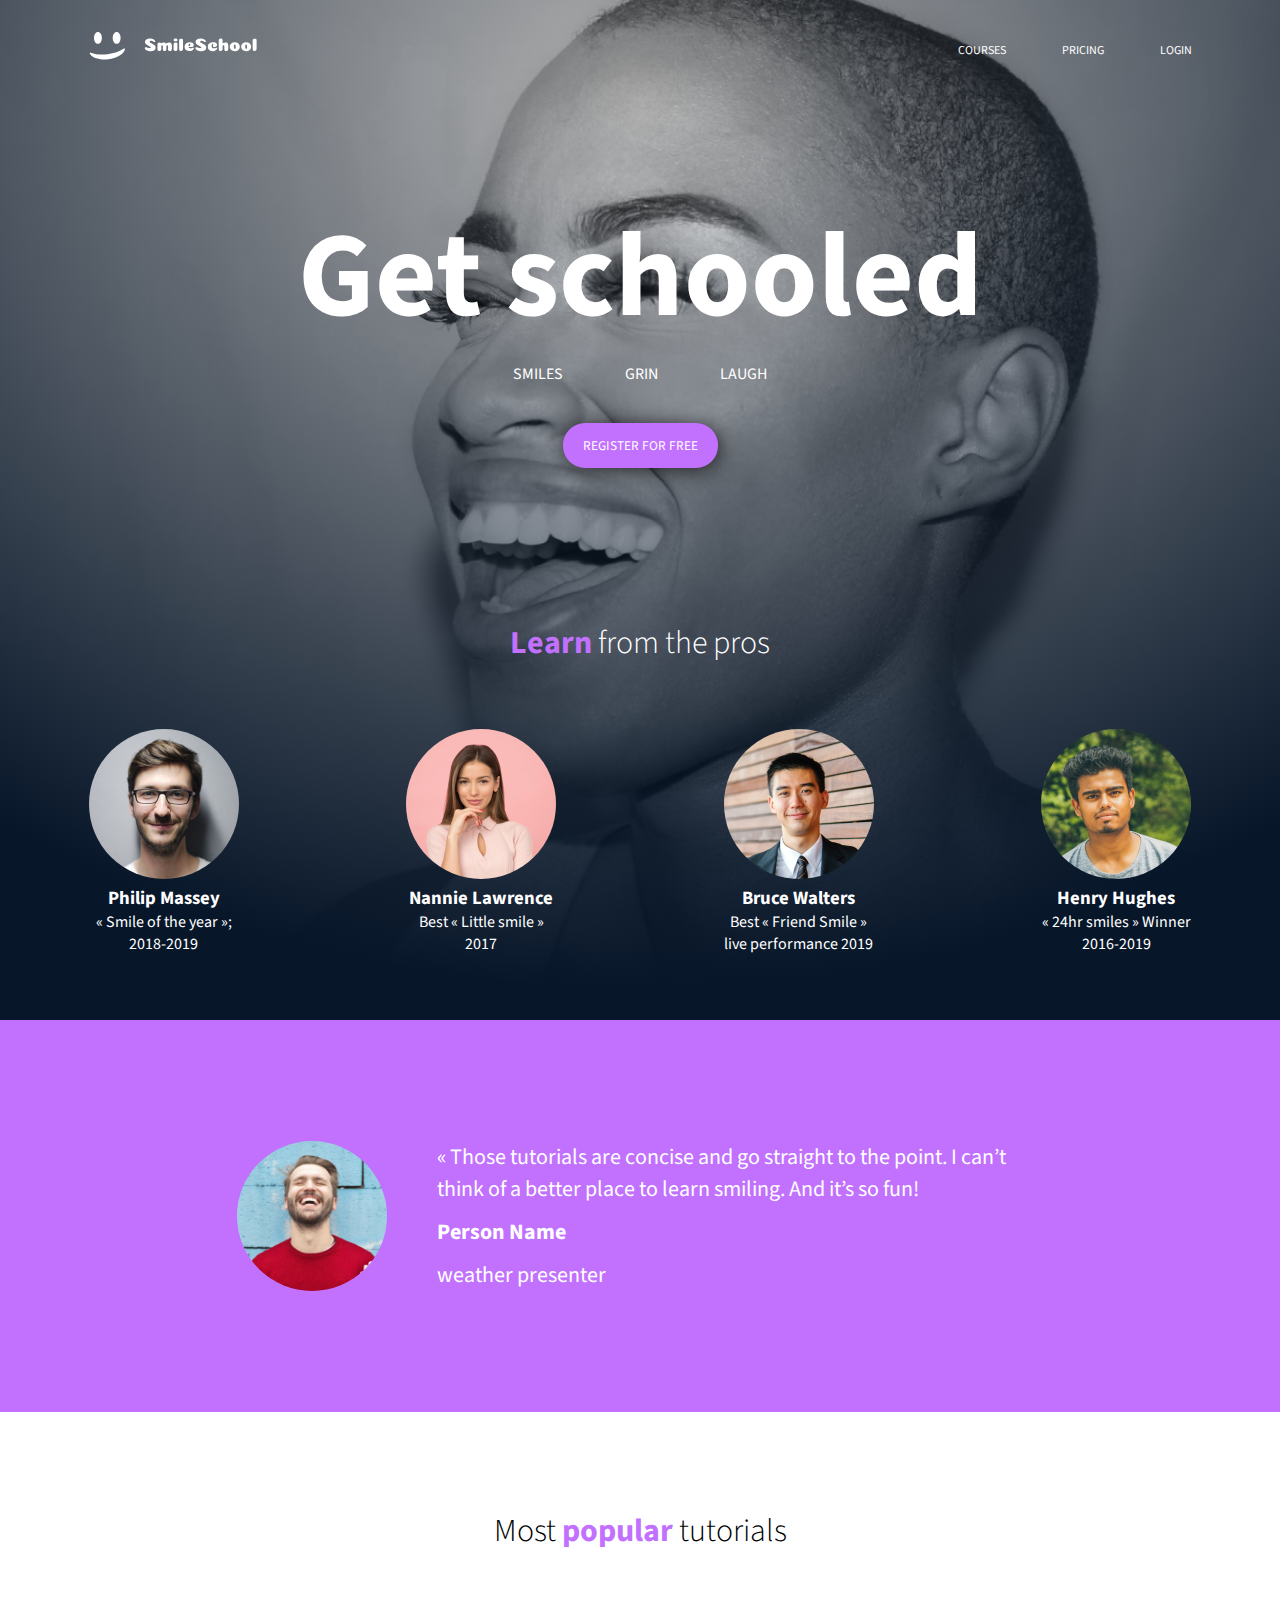
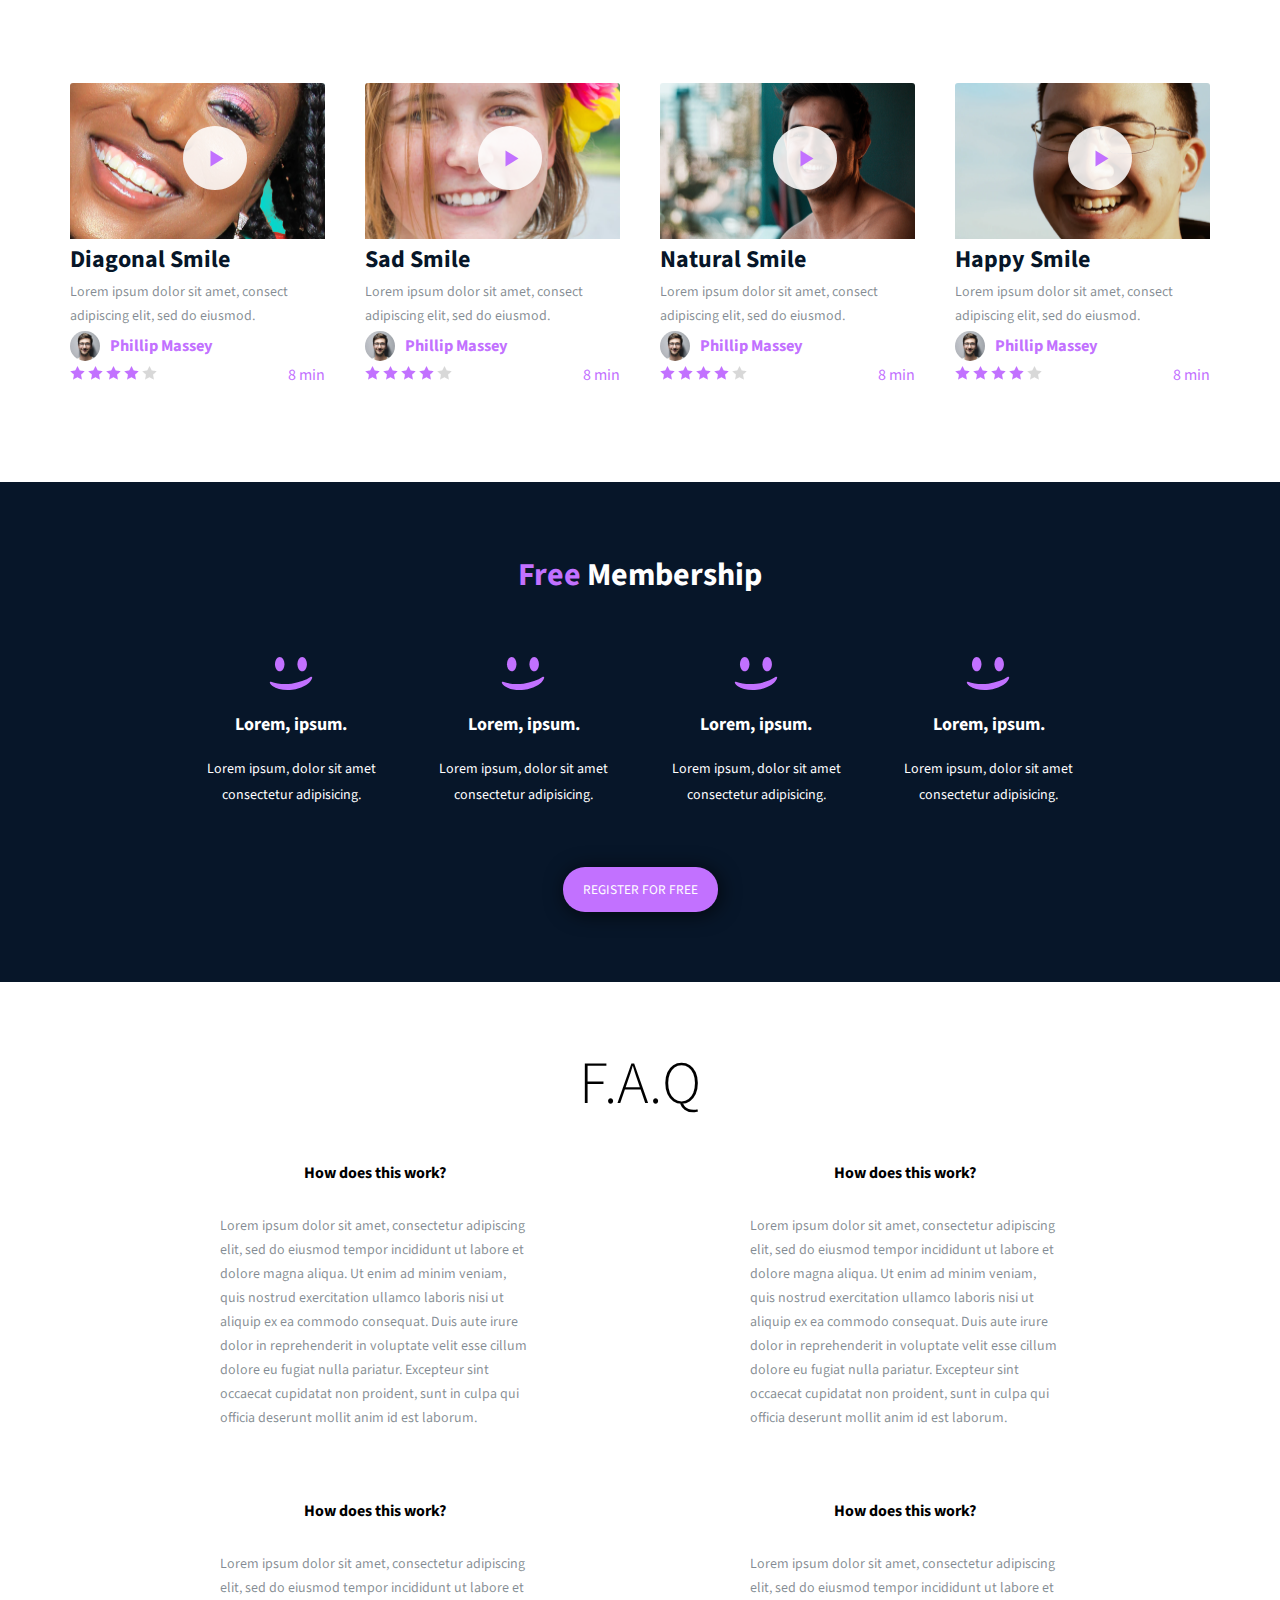
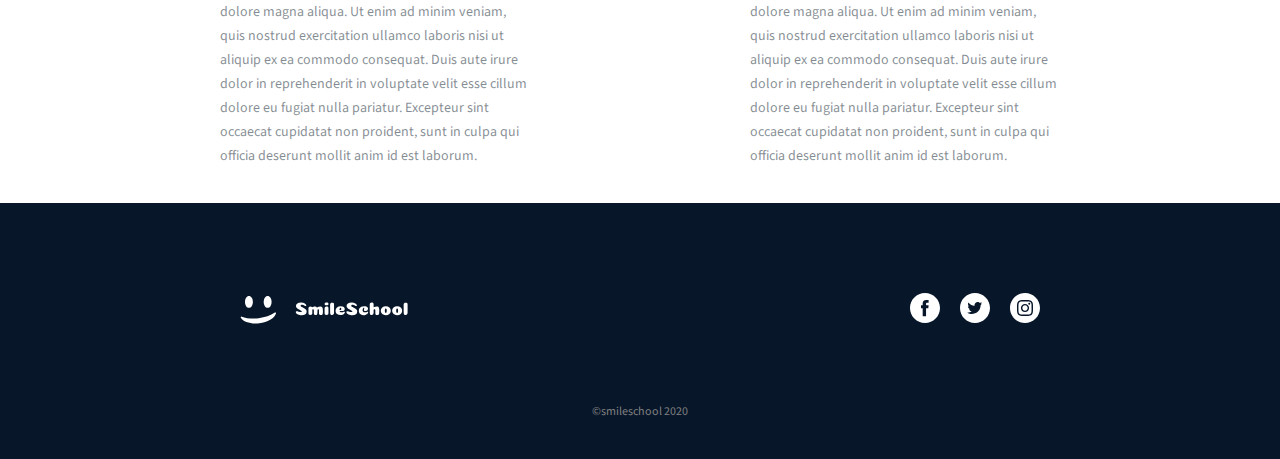
<file: css_advanced/index.html>
<!DOCTYPE html>
<html lang="en">
  <head>
    <meta charset="UTF-8" />
    <meta http-equiv="X-UA-Compatible" content="IE=edge" />
    <meta name="viewport" content="width=device-width, initial-scale=1.0" />
    <style>
      @import url("https://fonts.googleapis.com/css2?family=Source+Sans+Pro:ital,wght@0,200;0,300;0,400;0,600;0,700;0,900;1,200;1,300;1,400;1,600;1,700;1,900&display=swap");
    </style>
    <link rel="stylesheet" href="./styles.css" />
    <title>Smile School</title>
  </head>
  <body>
    <header>
      <div>
        <a href="#">
          <img src="./assets/svg/logo.svg" alt="Logo" />
        </a>
      </div>
      <div class="navlinks">
        <a class="navlink" href="#">Courses</a>
        <a class="navlink" href="#">Pricing</a>
        <a class="navlink" href="#">Login</a>
      </div>
    </header>
    <main>
      <section class="hero-and-instructors">
        <div class="hero">
          <h1 class="title">Get schooled</h1>
          <p class="subtitle">Smiles Grin Laugh</p>
          <button class="cta">Register for free</button>
        </div>
        <div class="instructors-container">
          <h2 class="pros-heading">
            <span class="emphasized">Learn</span> from the pros
          </h2>
          <div class="instructors">
            <div>
              <img
                class="instructor-avator"
                src="./assets/png/1.png"
                alt="An image of Philip Massey"
              />
              <h3>Philip Massey</h3>
              <p class="instructor-bio">
                « Smile of the year »;
                <br />
                2018-2019
              </p>
            </div>
            <div>
              <img
                class="instructor-avator"
                src="./assets/png/6.png"
                alt="An image of Nannie Lawrence"
              />
              <h3>Nannie Lawrence</h3>
              <p class="instructor-bio">
                Best « Little smile »
                <br />
                2017
              </p>
            </div>
            <div>
              <img
                class="instructor-avator"
                src="./assets/png/7.png"
                alt="An image of Bruce Walters"
              />
              <h3>Bruce Walters</h3>
              <p class="instructor-bio">
                Best « Friend Smile »
                <br />
                live performance 2019
              </p>
            </div>
            <div>
              <img
                class="instructor-avator"
                src="./assets/png/8.png"
                alt="An image of Henry Hughes"
              />
              <h3>Henry Hughes</h3>
              <p class="instructor-bio">
                « 24hr smiles » Winner
                <br />
                2016-2019
              </p>
            </div>
          </div>
        </div>
      </section>
      <section class="testimonial">
        <img
          class="customer-avator"
          src="./assets/png/Bitmap.png"
          alt="Happy customer"
        />
        <div class="quote-container">
          <blockquote class="quote">
            « Those tutorials are concise and go straight to the point. I can’t
            think of a better place to learn smiling. And it’s so fun!
          </blockquote>
          <p class="customer-name">Person Name</p>
          <p>weather presenter</p>
        </div>
      </section>
      <section class="courses-container">
        <h1 class="courses-heading">
          Most <span class="emphasized">popular</span> tutorials
        </h1>
        <div class="courses-list">
          <div class="course-item">
            <img
              class="course-thumbnail"
              src="./assets/png/Bitmap (1).png"
              alt="Diagonal Smile"
            />
            <h2 class="course-title">Diagonal Smile</h2>
            <p class="course-description">
              Lorem ipsum dolor sit amet, consect adipiscing elit, sed do
              eiusmod.
            </p>
            <div class="course-tutor-container">
              <img class="tutor-avator" src="./assets/png/1.png" />
              <h3>Phillip Massey</h3>
            </div>
            <div class="course-display-footer">
              <div>
                <img src="./assets/png/Star_2.png" alt="" />
                <img src="./assets/png/Star_2.png" alt="" />
                <img src="./assets/png/Star_2.png" alt="" />
                <img src="./assets/png/Star_2.png" alt="" />
                <img src="./assets/png/Star_5.png" alt="" />
              </div>
              <p>8 min</p>
            </div>
          </div>
          <div class="course-item">
            <img
              class="course-thumbnail"
              src="./assets/png/Bitmap (2).png"
              alt="Sad smile"
            />
            <h2 class="course-title">Sad Smile</h2>
            <p class="course-description">
              Lorem ipsum dolor sit amet, consect adipiscing elit, sed do
              eiusmod.
            </p>
            <div class="course-tutor-container">
              <img class="tutor-avator" src="./assets/png/1.png" />
              <h3>Phillip Massey</h3>
            </div>
            <div class="course-display-footer">
              <div>
                <img src="./assets/png/Star_2.png" alt="" />
                <img src="./assets/png/Star_2.png" alt="" />
                <img src="./assets/png/Star_2.png" alt="" />
                <img src="./assets/png/Star_2.png" alt="" />
                <img src="./assets/png/Star_5.png" alt="" />
              </div>
              <p>8 min</p>
            </div>
          </div>
          <div class="course-item">
            <img
              class="course-thumbnail"
              src="./assets/png/Bitmap (3).png"
              alt="Natural Smile"
            />
            <h2 class="course-title">Natural Smile</h2>
            <p class="course-description">
              Lorem ipsum dolor sit amet, consect adipiscing elit, sed do
              eiusmod.
            </p>
            <div class="course-tutor-container">
              <img class="tutor-avator" src="./assets/png/1.png" />
              <h3>Phillip Massey</h3>
            </div>
            <div class="course-display-footer">
              <div>
                <img src="./assets/png/Star_2.png" alt="" />
                <img src="./assets/png/Star_2.png" alt="" />
                <img src="./assets/png/Star_2.png" alt="" />
                <img src="./assets/png/Star_2.png" alt="" />
                <img src="./assets/png/Star_5.png" alt="" />
              </div>
              <p>8 min</p>
            </div>
          </div>
          <div class="course-item">
            <img
              class="course-thumbnail"
              src="./assets/png/Bitmap (4).png"
              alt=""
            />
            <h2 class="course-title">Happy Smile</h2>
            <p class="course-description">
              Lorem ipsum dolor sit amet, consect adipiscing elit, sed do
              eiusmod.
            </p>
            <div class="course-tutor-container">
              <img class="tutor-avator" src="./assets/png/1.png" />
              <h3>Phillip Massey</h3>
            </div>
            <div class="course-display-footer">
              <div>
                <img src="./assets/png/Star_2.png" alt="" />
                <img src="./assets/png/Star_2.png" alt="" />
                <img src="./assets/png/Star_2.png" alt="" />
                <img src="./assets/png/Star_2.png" alt="" />
                <img src="./assets/png/Star_5.png" alt="" />
              </div>
              <p>8 min</p>
            </div>
          </div>
        </div>
      </section>
      <section class="membership-container">
        <h1 class="membership-titles">
          <span class="emphasized">Free</span> Membership
        </h1>
        <div class="membership-points">
          <div class="membership-point">
            <img src="./assets/svg/smile.svg" alt="Smile" />
            <h1 class="membership-point-title">Lorem, ipsum.</h1>
            <p class="membership-point-description">
              Lorem ipsum, dolor sit amet consectetur adipisicing.
            </p>
          </div>
          <div class="membership-point">
            <img src="./assets/svg/smile.svg" alt="Smile" />
            <h1 class="membership-point-title">Lorem, ipsum.</h1>
            <p class="membership-point-description">
              Lorem ipsum, dolor sit amet consectetur adipisicing.
            </p>
          </div>
          <div class="membership-point">
            <img src="./assets/svg/smile.svg" alt="Smile" />
            <h1 class="membership-point-title">Lorem, ipsum.</h1>
            <p class="membership-point-description">
              Lorem ipsum, dolor sit amet consectetur adipisicing.
            </p>
          </div>
          <div class="membership-point">
            <img src="./assets/svg/smile.svg" alt="Smile" />
            <h1 class="membership-point-title">Lorem, ipsum.</h1>
            <p class="membership-point-description">
              Lorem ipsum, dolor sit amet consectetur adipisicing.
            </p>
          </div>
        </div>
        <button class="cta">Register for free</button>
      </section>
      <section>
        <h1 class="faq-section-heading">F.A.Q</h1>
        <div>
          <div class="faq-row">
            <div class="faq">
              <h2 class="faq-question">How does this work?</h2>
              <p class="faq-answer">
                Lorem ipsum dolor sit amet, consectetur adipiscing elit, sed do
                eiusmod tempor incididunt ut labore et dolore magna aliqua. Ut
                enim ad minim veniam, quis nostrud exercitation ullamco laboris
                nisi ut aliquip ex ea commodo consequat. Duis aute irure dolor
                in reprehenderit in voluptate velit esse cillum dolore eu fugiat
                nulla pariatur. Excepteur sint occaecat cupidatat non proident,
                sunt in culpa qui officia deserunt mollit anim id est laborum.
              </p>
            </div>
            <div class="faq">
              <h2 class="faq-question">How does this work?</h2>
              <p class="faq-answer">
                Lorem ipsum dolor sit amet, consectetur adipiscing elit, sed do
                eiusmod tempor incididunt ut labore et dolore magna aliqua. Ut
                enim ad minim veniam, quis nostrud exercitation ullamco laboris
                nisi ut aliquip ex ea commodo consequat. Duis aute irure dolor
                in reprehenderit in voluptate velit esse cillum dolore eu fugiat
                nulla pariatur. Excepteur sint occaecat cupidatat non proident,
                sunt in culpa qui officia deserunt mollit anim id est laborum.
              </p>
            </div>
          </div>
          <div class="faq-row">
            <div class="faq">
              <h2 class="faq-question">How does this work?</h2>
              <p class="faq-answer">
                Lorem ipsum dolor sit amet, consectetur adipiscing elit, sed do
                eiusmod tempor incididunt ut labore et dolore magna aliqua. Ut
                enim ad minim veniam, quis nostrud exercitation ullamco laboris
                nisi ut aliquip ex ea commodo consequat. Duis aute irure dolor
                in reprehenderit in voluptate velit esse cillum dolore eu fugiat
                nulla pariatur. Excepteur sint occaecat cupidatat non proident,
                sunt in culpa qui officia deserunt mollit anim id est laborum.
              </p>
            </div>
            <div class="faq">
              <h2 class="faq-question">How does this work?</h2>
              <p class="faq-answer">
                Lorem ipsum dolor sit amet, consectetur adipiscing elit, sed do
                eiusmod tempor incididunt ut labore et dolore magna aliqua. Ut
                enim ad minim veniam, quis nostrud exercitation ullamco laboris
                nisi ut aliquip ex ea commodo consequat. Duis aute irure dolor
                in reprehenderit in voluptate velit esse cillum dolore eu fugiat
                nulla pariatur. Excepteur sint occaecat cupidatat non proident,
                sunt in culpa qui officia deserunt mollit anim id est laborum.
              </p>
            </div>
          </div>
        </div>
      </section>
      <footer>
        <div>
          <div class="logo-icons-row">
            <img src="./assets/svg/logo.svg" alt="" />
            <div class="icons">
              <a href=""
                ><img class="icon" src="./assets/svg/facebook.svg" alt=""
              /></a>
              <a href=""
                ><img class="icon" src="./assets/svg/twitter.svg" alt=""
              /></a>
              <a href=""
                ><img class="icon" src="./assets/svg/instagram.svg" alt=""
              /></a>
            </div>
          </div>
          <p class="copyright-text">©smileschool 2020</p>
        </div>
      </footer>
    </main>
  </body>
</html>
</file>
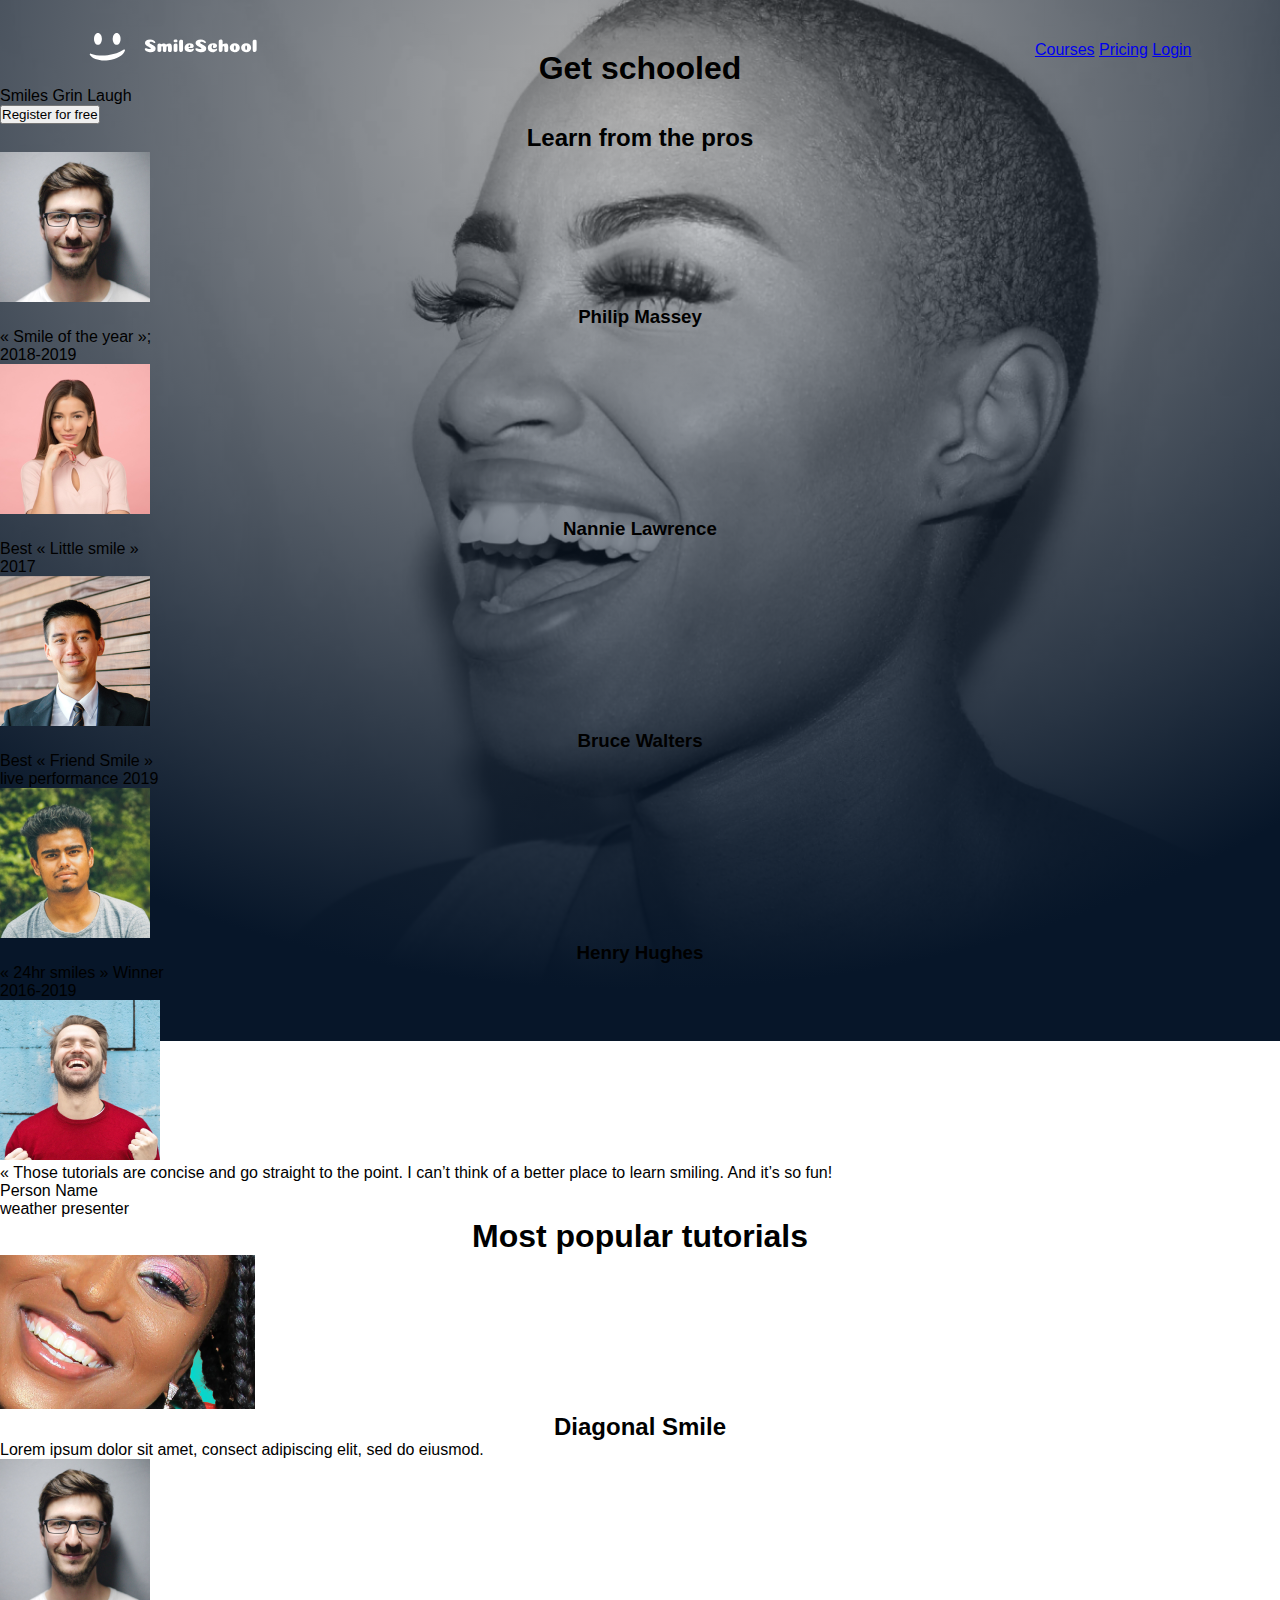
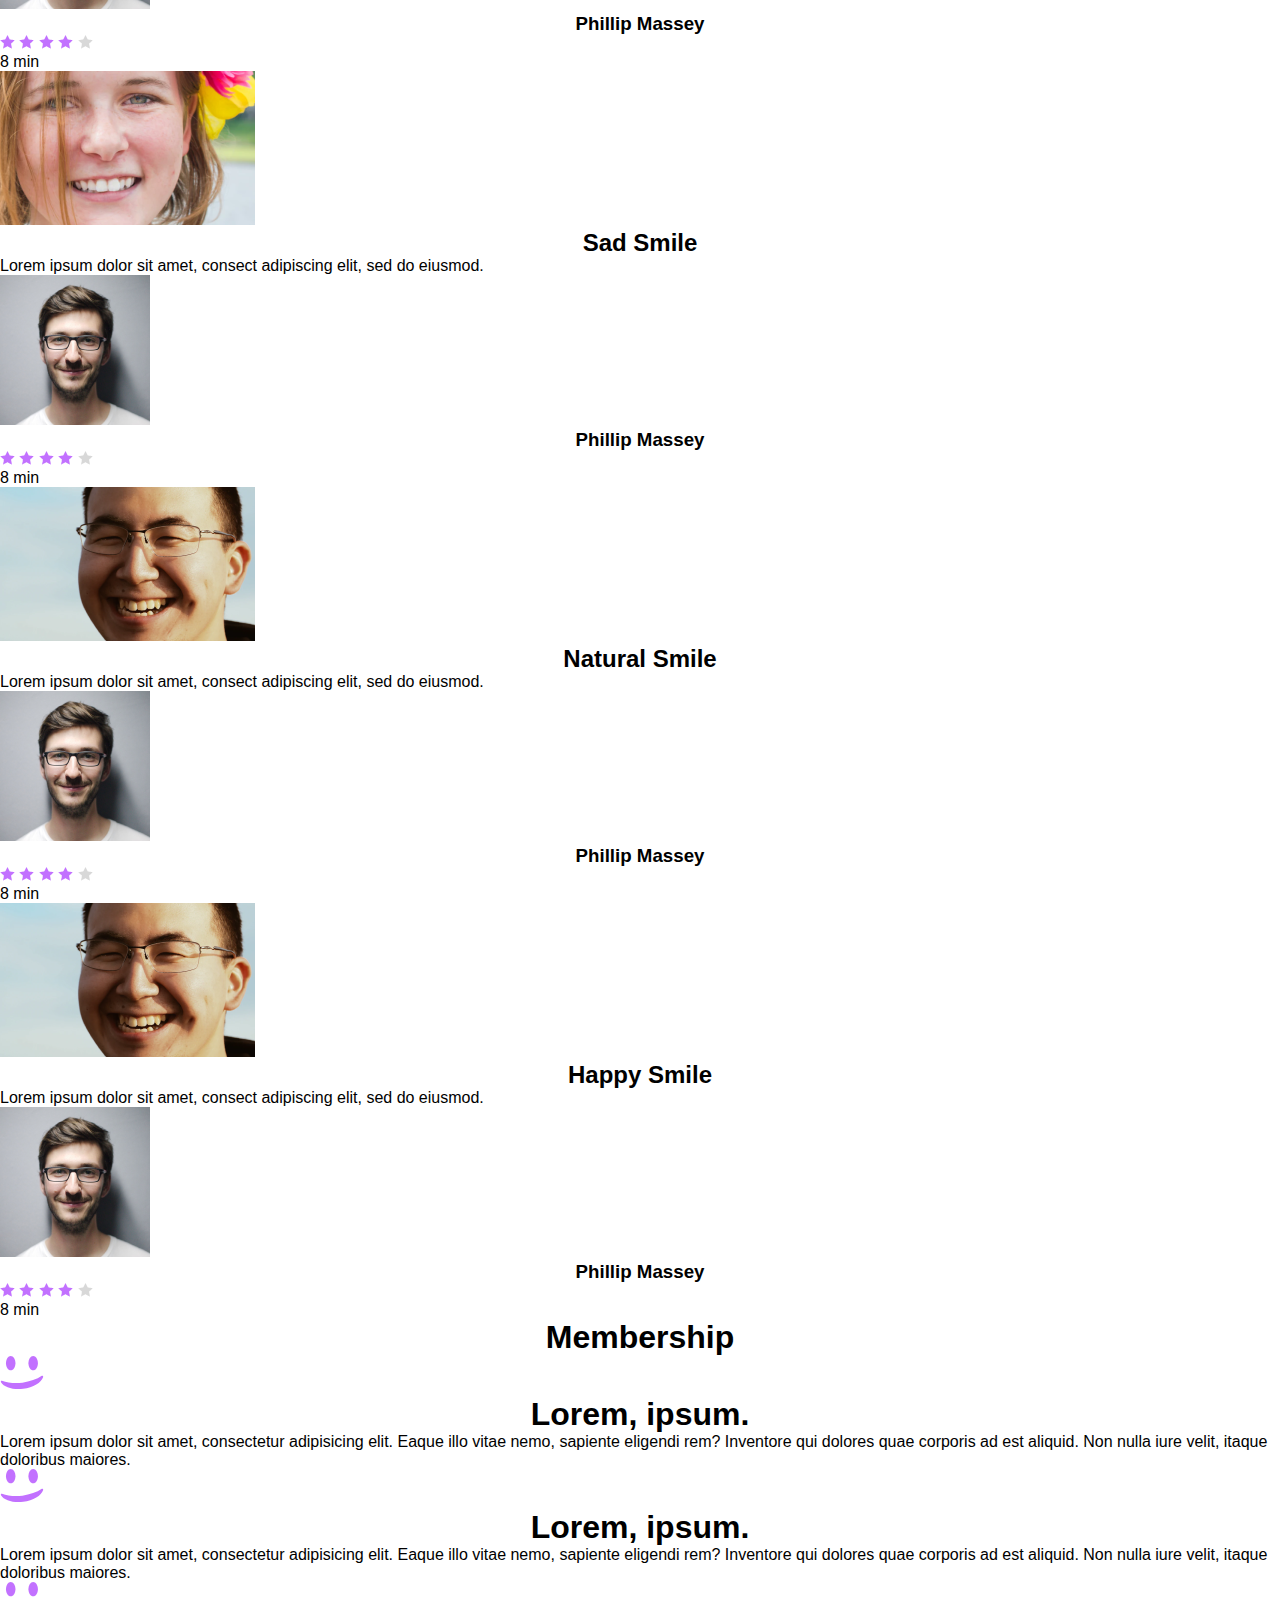
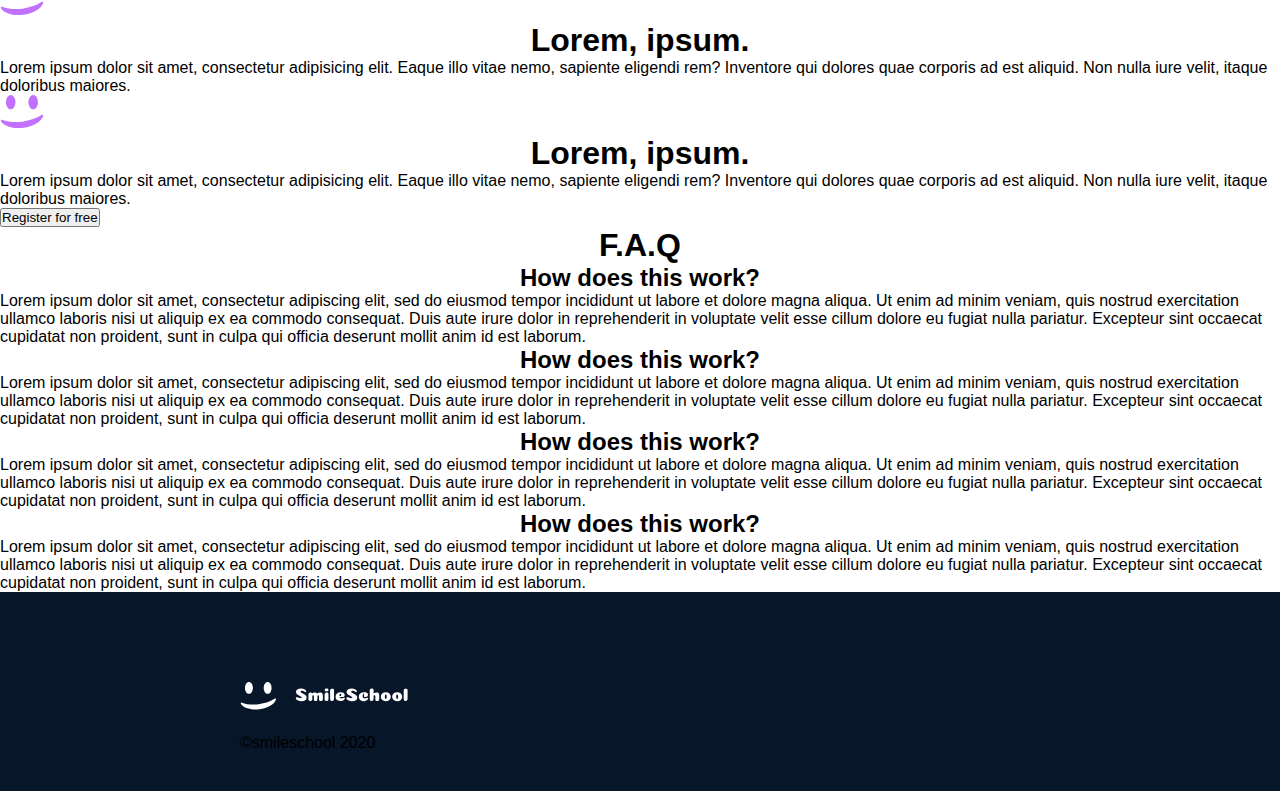
<file: html_advanced/index.html>
<!DOCTYPE html>
<html lang="en">
  <head>
    <meta charset="UTF-8" />
    <meta http-equiv="X-UA-Compatible" content="IE=edge" />
    <meta name="viewport" content="width=device-width, initial-scale=1.0" />
    <link rel="stylesheet" href="../css_advanced/styles.css" />
    <title>Smile School</title>
  </head>
  <body>
    <header>
      <div>
        <a href="#">
          <img src="./logo.svg" alt="Logo" />
        </a>
      </div>
      <div>
        <a href="#">Courses</a>
        <a href="#">Pricing</a>
        <a href="#">Login</a>
      </div>
    </header>
    <main>
      <section>
        <div>
          <h1>Get schooled</h1>
          <p>Smiles Grin Laugh</p>
          <button>Register for free</button>
        </div>
        <div>
          <h2>Learn from the pros</h2>
          <div>
            <div>
              <img src="./1.png" alt="An image of Philip Massey" />
              <h3>Philip Massey</h3>
              <p>
                « Smile of the year »;
                <br />
                2018-2019
              </p>
            </div>
            <div>
              <img src="./6.png" alt="An image of Nannie Lawrence" />
              <h3>Nannie Lawrence</h3>
              <p>
                Best « Little smile »
                <br />
                2017
              </p>
            </div>
            <div>
              <img src="./7.png" alt="An image of Bruce Walters" />
              <h3>Bruce Walters</h3>
              <p>
                Best « Friend Smile »
                <br />
                live performance 2019
              </p>
            </div>
            <div>
              <img src="./8.png" alt="An image of Henry Hughes" />
              <h3>Henry Hughes</h3>
              <p>
                « 24hr smiles » Winner
                <br />
                2016-2019
              </p>
            </div>
          </div>
        </div>
      </section>
      <section>
        <div>
          <img src="./Bitmap.png" alt="Happy customer" />
          <blockquote>
            « Those tutorials are concise and go straight to the point. I can’t
            think of a better place to learn smiling. And it’s so fun!
          </blockquote>
          <p>Person Name</p>
          <p>weather presenter</p>
        </div>
      </section>
      <section>
        <h1>Most <span>popular</span> tutorials</h1>
        <div>
          <img src="Bitmap (1).png" alt="Diagonal Smile" />
          <h2>Diagonal Smile</h2>
          <p>
            Lorem ipsum dolor sit amet, consect adipiscing elit, sed do eiusmod.
          </p>
          <div>
            <img src="1.png" />
            <h3>Phillip Massey</h3>
          </div>
          <div>
            <img src="Star_2.png" alt="" />
            <img src="Star_2.png" alt="" />
            <img src="Star_2.png" alt="" />
            <img src="Star_2.png" alt="" />
            <img src="Star_5.png" alt="" />
          </div>
          <p>8 min</p>
        </div>
        <div>
          <img src="Bitmap (2).png" alt="Sad smile" />
          <h2>Sad Smile</h2>
          <p>
            Lorem ipsum dolor sit amet, consect adipiscing elit, sed do eiusmod.
          </p>
          <div>
            <img src="1.png" />
            <h3>Phillip Massey</h3>
          </div>
          <div>
            <img src="Star_2.png" alt="" />
            <img src="Star_2.png" alt="" />
            <img src="Star_2.png" alt="" />
            <img src="Star_2.png" alt="" />
            <img src="Star_5.png" alt="" />
          </div>
          <p>8 min</p>
        </div>
        <div>
          <img src="Bitmap (4).png" alt="Natural Smile" />
          <h2>Natural Smile</h2>
          <p>
            Lorem ipsum dolor sit amet, consect adipiscing elit, sed do eiusmod.
          </p>
          <div>
            <img src="1.png" />
            <h3>Phillip Massey</h3>
          </div>
          <div>
            <img src="Star_2.png" alt="" />
            <img src="Star_2.png" alt="" />
            <img src="Star_2.png" alt="" />
            <img src="Star_2.png" alt="" />
            <img src="Star_5.png" alt="" />
          </div>
          <p>8 min</p>
        </div>
        <div>
          <img src="Bitmap (4).png" alt="" />
          <h2>Happy Smile</h2>
          <p>
            Lorem ipsum dolor sit amet, consect adipiscing elit, sed do eiusmod.
          </p>
          <div>
            <img src="1.png" />
            <h3>Phillip Massey</h3>
          </div>
          <div>
            <img src="Star_2.png" alt="" />
            <img src="Star_2.png" alt="" />
            <img src="Star_2.png" alt="" />
            <img src="Star_2.png" alt="" />
            <img src="Star_5.png" alt="" />
          </div>
          <p>8 min</p>
        </div>
      </section>
      <section>
        <h1>Membership</h1>
        <div>
          <div>
            <img src="./smile.svg" alt="Smile" />
            <h1>Lorem, ipsum.</h1>
            <p>
              Lorem ipsum dolor sit amet, consectetur adipisicing elit. Eaque
              illo vitae nemo, sapiente eligendi rem? Inventore qui dolores quae
              corporis ad est aliquid. Non nulla iure velit, itaque doloribus
              maiores.
            </p>
          </div>
          <div>
            <img src="./smile.svg" alt="Smile" />
            <h1>Lorem, ipsum.</h1>
            <p>
              Lorem ipsum dolor sit amet, consectetur adipisicing elit. Eaque
              illo vitae nemo, sapiente eligendi rem? Inventore qui dolores quae
              corporis ad est aliquid. Non nulla iure velit, itaque doloribus
              maiores.
            </p>
          </div>
          <div>
            <img src="./smile.svg" alt="Smile" />
            <h1>Lorem, ipsum.</h1>
            <p>
              Lorem ipsum dolor sit amet, consectetur adipisicing elit. Eaque
              illo vitae nemo, sapiente eligendi rem? Inventore qui dolores quae
              corporis ad est aliquid. Non nulla iure velit, itaque doloribus
              maiores.
            </p>
          </div>
          <div>
            <img src="./smile.svg" alt="Smile" />
            <h1>Lorem, ipsum.</h1>
            <p>
              Lorem ipsum dolor sit amet, consectetur adipisicing elit. Eaque
              illo vitae nemo, sapiente eligendi rem? Inventore qui dolores quae
              corporis ad est aliquid. Non nulla iure velit, itaque doloribus
              maiores.
            </p>
          </div>
        </div>
        <button>Register for free</button>
      </section>
      <section>
        <h1>F.A.Q</h1>
        <div>
          <div>
            <div>
              <h2>How does this work?</h2>
              <p>
                Lorem ipsum dolor sit amet, consectetur adipiscing elit, sed do
                eiusmod tempor incididunt ut labore et dolore magna aliqua. Ut
                enim ad minim veniam, quis nostrud exercitation ullamco laboris
                nisi ut aliquip ex ea commodo consequat. Duis aute irure dolor
                in reprehenderit in voluptate velit esse cillum dolore eu fugiat
                nulla pariatur. Excepteur sint occaecat cupidatat non proident,
                sunt in culpa qui officia deserunt mollit anim id est laborum.
              </p>
            </div>
            <div>
              <h2>How does this work?</h2>
              <p>
                Lorem ipsum dolor sit amet, consectetur adipiscing elit, sed do
                eiusmod tempor incididunt ut labore et dolore magna aliqua. Ut
                enim ad minim veniam, quis nostrud exercitation ullamco laboris
                nisi ut aliquip ex ea commodo consequat. Duis aute irure dolor
                in reprehenderit in voluptate velit esse cillum dolore eu fugiat
                nulla pariatur. Excepteur sint occaecat cupidatat non proident,
                sunt in culpa qui officia deserunt mollit anim id est laborum.
              </p>
            </div>
          </div>
          <div>
            <div>
              <h2>How does this work?</h2>
              <p>
                Lorem ipsum dolor sit amet, consectetur adipiscing elit, sed do
                eiusmod tempor incididunt ut labore et dolore magna aliqua. Ut
                enim ad minim veniam, quis nostrud exercitation ullamco laboris
                nisi ut aliquip ex ea commodo consequat. Duis aute irure dolor
                in reprehenderit in voluptate velit esse cillum dolore eu fugiat
                nulla pariatur. Excepteur sint occaecat cupidatat non proident,
                sunt in culpa qui officia deserunt mollit anim id est laborum.
              </p>
            </div>
            <div>
              <h2>How does this work?</h2>
              <p>
                Lorem ipsum dolor sit amet, consectetur adipiscing elit, sed do
                eiusmod tempor incididunt ut labore et dolore magna aliqua. Ut
                enim ad minim veniam, quis nostrud exercitation ullamco laboris
                nisi ut aliquip ex ea commodo consequat. Duis aute irure dolor
                in reprehenderit in voluptate velit esse cillum dolore eu fugiat
                nulla pariatur. Excepteur sint occaecat cupidatat non proident,
                sunt in culpa qui officia deserunt mollit anim id est laborum.
              </p>
            </div>
          </div>
        </div>
      </section>
      <footer>
        <div>
          <div>
            <img src="logo.svg" alt="" />
            <div>
              <a href=""><img src="Facebook.png" alt="" /></a>
              <a href=""><img src="back.png" alt="" /></a>
              <a href=""><img src="back (1).png" alt="" /></a>
            </div>
          </div>
          <p>©smileschool 2020</p>
        </div>
      </footer>
    </main>
  </body>
</html>
</file>
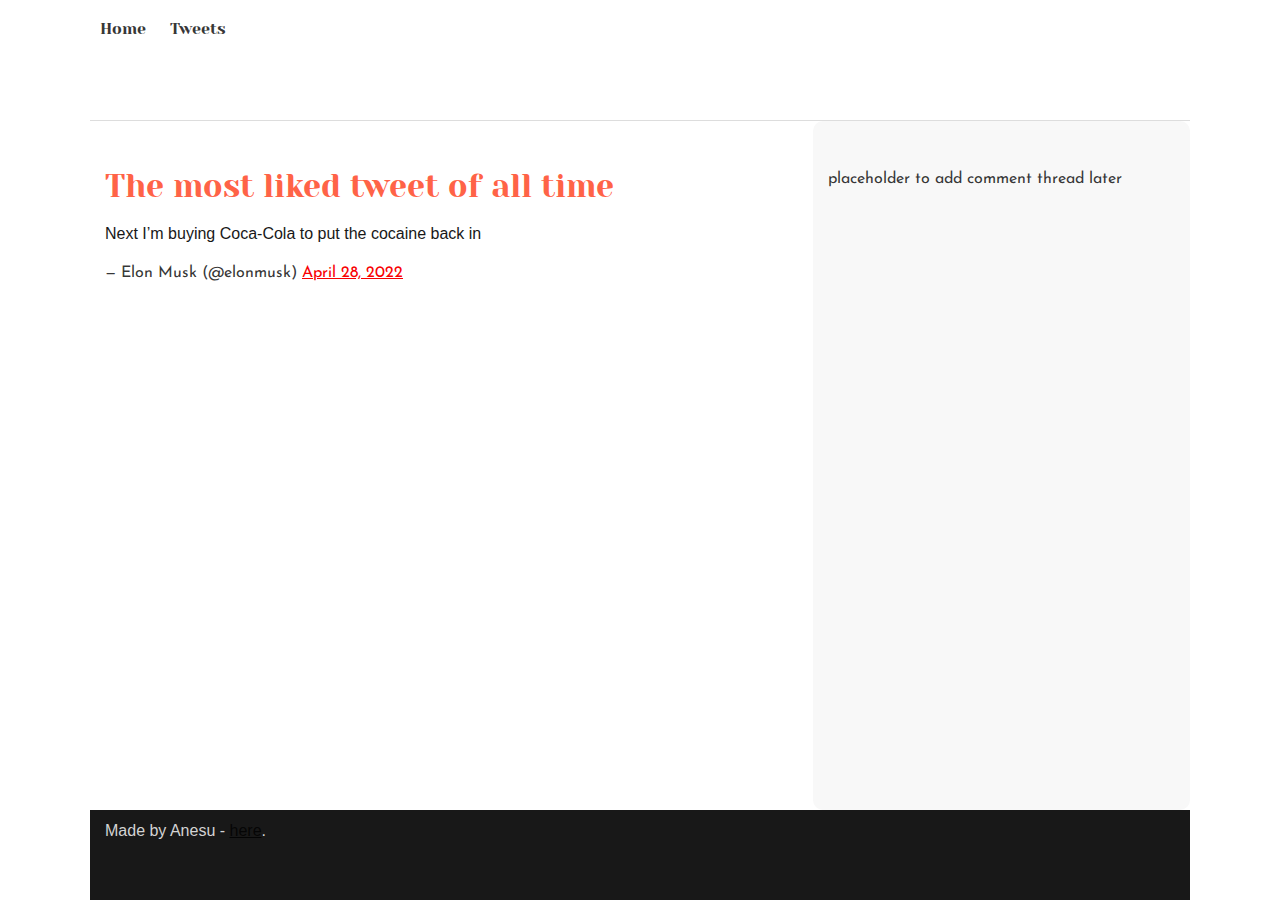
<file: css_basic/tweets.html>
<!DOCTYPE html>
<html lang="en">
  <head>
    <link href="base.css" rel="stylesheet" />
    <link href="styles.css" rel="stylesheet" />
    <meta name="viewport" content="width=device-width, initial-scale=1.0" />
    <meta charset="UTF-8" />
    <title>Basic HTML</title>
  </head>
  <body class="works_on_smartphone">
    <header>
      <ul>
        <li><a href="index.html">Home</a></li>
        <li><a href="tweets.html">Tweets</a></li>
      </ul>
    </header>
    <main>
      <article>
        <h2>The most liked tweet of all time</h2>
        <blockquote class="twitter-tweet">
          <p lang="en" dir="ltr">
            Next I’m buying Coca-Cola to put the cocaine back in
          </p>
          &mdash; Elon Musk (@elonmusk)
          <a
            href="https://twitter.com/elonmusk/status/1519480761749016577?ref_src=twsrc%5Etfw"
            >April 28, 2022</a
          >
        </blockquote>
        <script async src="https://platform.twitter.com/widgets.js"></script>
      </article>
      <aside>placeholder to add comment thread later</aside>
    </main>
    <footer>
      <p class="footer-text">
        Made by Anesu - <a href="https://anesu.dev" target="_blank">here</a>.
      </p>
    </footer>
  </body>
</html>
</file>
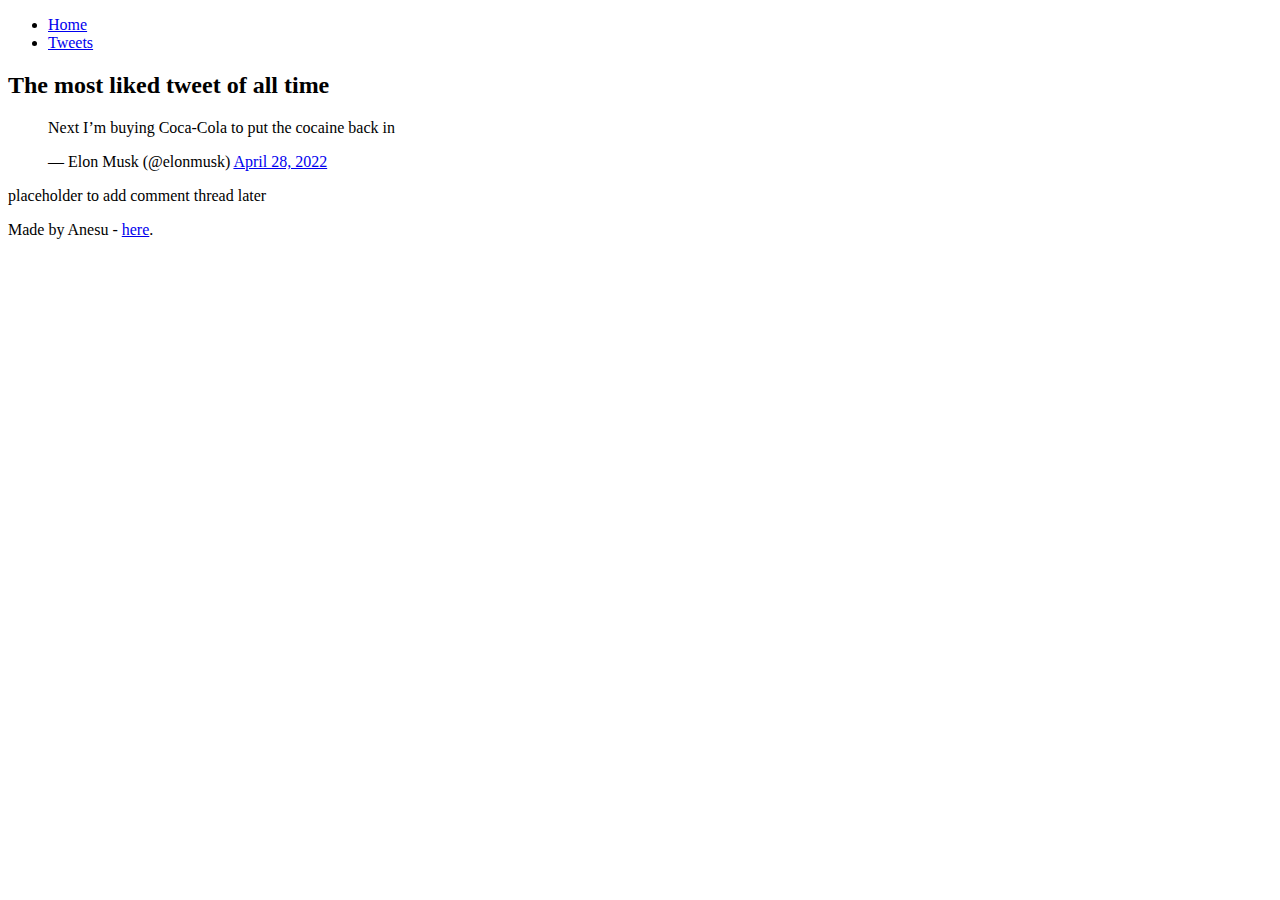
<file: html_basic/tweets.html>
<!DOCTYPE html>
<html lang="en">
  <head>
    <meta charset="UTF-8">
    <title>Basic HTML</title>
  </head>
  <body>
    <header>
      <ul>
        <li><a href="index.html">Home</a></li>
        <li><a href="tweets.html">Tweets</a></li>
      </ul>
    </header>
    <main>
      <article>
        <h2>The most liked tweet of all time</h2>
        <blockquote class="twitter-tweet">
          <p lang="en" dir="ltr">
            Next I’m buying Coca-Cola to put the cocaine back in
          </p>
          &mdash; Elon Musk (@elonmusk)
          <a
            href="https://twitter.com/elonmusk/status/1519480761749016577?ref_src=twsrc%5Etfw"
            >April 28, 2022</a
          >
        </blockquote>
        <script
          async
          src="https://platform.twitter.com/widgets.js"
        ></script>
      </article>
      <aside>
        placeholder to add comment thread later
      </aside>
    </main>
    <footer>
      <p>
        Made by Anesu - <a href="https://anesu.dev" target="_blank">here</a>.
      </p>
    </footer>
  </body>
</html>
</file>
<file: css_advanced/styles.css>
* {
  padding: 0;
  margin: 0;
  box-sizing: border-box;
  font-family: "Source Sans Pro", sans-serif;
}

h1,
h2,
h3 {
  text-align: center;
}

body::before {
  content: "";
  position: absolute;
  top: 0;
  left: 0;
  width: 100%;
  height: 1041px;
  z-index: -2;
  background-image: url("./assets/png/background.png");
  background-size: cover;
  filter: grayscale(100%);
}

header::before {
  content: "";
  position: absolute;
  top: 0;
  left: 0;
  width: 100%;
  height: 1041px;
  z-index: -1;
  background: radial-gradient(
    85.9% 85.9% at 50% 9.17%,
    rgba(41, 48, 61, 0.0001) 0%,
    #071629 100%
  );
}

.navlinks {
  width: 234px;
  display: flex;
  justify-content: space-between;
}

.navlink {
  text-transform: uppercase;
  text-decoration: none;
  color: white;
  font-size: 12px;
}

header {
  display: flex;
  justify-content: space-between;
  max-width: 1103px;
  margin: 0px auto;
  align-items: center;
  height: 21px;
  color: white;
  padding-top: 50px;
}

.hero-and-instructors {
  height: 970px;
}

.subtitle {
  text-transform: uppercase;
  font-size: 16px;
  word-spacing: 59px;
  margin-bottom: 38px;
}

.cta {
  background-color: #c271ff;
  border: none;
  padding: 13px 20px;
  border-radius: 22px;
  box-shadow: rgb(0, 0, 0, 0.7) 2px 2px 20px;
  text-transform: uppercase;
  color: white;
}

.instructors-container {
  margin-top: 10px;
  height: 335px;
  display: flex;
  flex-direction: column;
  justify-content: space-between;
  color: white;
}

.pros-heading {
  font-size: 32px;
  font-weight: 300;
}

.emphasized {
  color: #c271ff;
  font-weight: bold;
}

.instructors {
  width: 100%;
  max-width: 1103px;
  margin: 0 auto;
  display: flex;
  justify-content: space-between;
}

.instructor-avator {
  height: 150px;
  width: 150px;
  border-radius: 50%;
}

.instructor-bio {
  text-align: center;
}

.hero {
  height: 560px;
  display: flex;
  align-items: center;
  justify-content: center;
  flex-direction: column;
  color: white;
}

.title {
  font-family: "Source Sans Pro";
  font-style: normal;
  font-weight: 700;
  font-size: 120px;
}

.testimonial {
  height: 392px;
  background-color: #c271ff;
  display: flex;
  align-items: center;
  justify-content: center;
  padding: 0px 237px;
  color: white;
}

.customer-avator {
  border-radius: 50%;
  height: 150px;
  margin-right: 50px;
}

.quote-container {
  height: 150px;
  display: flex;
  flex-direction: column;
  justify-content: space-between;
  font-size: 22px;
}

.customer-name {
  font-weight: bold;
}

.courses-container {
  height: 670px;
  display: flex;
  flex-direction: column;
  justify-content: space-evenly;
}

.courses-heading {
  font-size: 32px;
  font-weight: 300;
}

.courses-list {
  display: flex;
  justify-content: center;
}

.course-item {
  width: 255px;
  height: 335px;
  display: flex;
  margin: 0 20px;
  flex-direction: column;
  justify-content: space-between;
}

.course-item::before {
  content: url("./assets/svg/play.svg");
  height: 30px;
  width: 30px;
  position: relative;
  top: 75px;
  left: 113px;
}

.course-title {
  text-align: left;
  color: #071629;
}

.course-thumbnail {
  width: 255px;
  height: 156px;
  border-radius: 3px 3px 0 0;
}

.course-description {
  font-size: 14px;
  color: rgba(7, 22, 41, 0.501584);
  line-height: 24px;
}

.course-tutor-container {
  display: flex;
  align-items: center;
  color: #c271ff;
  font-size: 14px;
}

.tutor-avator {
  width: 30px;
  height: 30px;
  border-radius: 50%;
  margin-right: 10px;
}

.course-display-footer {
  display: flex;
  justify-content: space-between;
  color: #c271ff;
}

.membership-container {
  background-color: #071629;
  color: white;
  height: 500px;
  display: flex;
  flex-direction: column;
  justify-content: space-between;
  align-items: center;
  padding: 70px 185px;
}

.membership-points {
  width: 100%;
  display: flex;
  justify-content: space-between;
}

.membership-point {
  height: 151px;
  width: 212px;
  display: flex;
  flex-direction: column;
  justify-content: space-between;
  align-items: center;
  text-align: center;
}

.membership-point-title {
  font-size: 18px;
}

.membership-point-description {
  line-height: 26px;
  font-size: 14px;
}

.faq-section-heading {
  font-size: 60px;
  font-weight: 300;
  margin-top: 60px;
}

.faq-row {
  display: flex;
  padding: 0px 110px;
}

.faq {
  width: 50%;
  padding: 35px 110px;
}

.faq-question {
  font-size: 16px;
  font-weight: 700;
  margin-bottom: 30px;
}

.faq-answer {
  font-size: 14px;
  line-height: 24px;
  color: #07162980;
}

footer {
  background-color: #071629;
  padding: 90px 240px 39px;
}

.logo-icons-row {
  display: flex;
  justify-content: space-between;
}

.icons {
  display: flex;
  width: 130px;
  justify-content: space-between;
}

.icon {
  height: 30px;
  width: 30px;
}

.copyright-text {
  margin-top: 74px;
  color: gray;
  font-size: 12px;
  text-align: center;
}
</file>
<file: css_basic/base.css>
/* Importing webfonts */
/* (If you're learning CSS, you should disregard that) */

@import url(https://fonts.googleapis.com/css?family=Yeseva+One);
@import url(https://fonts.googleapis.com/css?family=Josefin+Sans:400,700,700italic,400italic);


/* CSS reset rules */

html, body {
	height: 100%;
	min-height: 100%;
}
html, body, div, span, applet, object, iframe,
h1, h2, h3, h4, h5, h6, p, blockquote, pre,
a, abbr, acronym, address, big, cite, code,
del, dfn, img, ins, kbd, q, s, samp,
small, strike, sub, sup, tt, var,
b, u, i, center,
dl, dt, dd,
fieldset, form, label, legend,
table, caption, tbody, tfoot, thead, tr, th, td,
article, aside, canvas, details, embed, 
figure, figcaption, footer, header, hgroup, 
menu, nav, output, ruby, section, summary,
time, mark, audio, video {
	margin: 0;
	padding: 0;
	border: 0;
	font-size: 100%;
	font: inherit;
	vertical-align: baseline;
}
/* HTML5 display-role reset for older browsers */
article, aside, details, figcaption, figure, 
footer, header, hgroup, menu, nav, section {
	display: block;
}
body {
	line-height: 1;
}
blockquote, q {
	quotes: none;
}
blockquote:before, blockquote:after,
q:before, q:after {
	content: '';
	content: none;
}
table {
	border-collapse: collapse;
	border-spacing: 0;
}


/* Fonts and colors */

body {
	font-family: 'Josefin Sans', serif;
	color: rgba(0, 0, 0, 0.8);
}
h1, h2, h3, h4, h5, h6, header {
	font-family: 'Yeseva One', sans-serif;
}
article {
}
header {
	border-bottom: 1px solid rgb(221,221,221);
	transition: border-bottom-color 1s ease;
}
header a {
	color: rgba(0, 0, 0, 0.8);
}
aside {
	background: #FAFAFA;
}
aside p {
	border: 1px solid #bbb;
	background: #ddd;
	color: black;
}
footer a {
	color: rgba(0, 0, 0, 0.8);
}
a {
	color: #F80002;
}


/* Positioning and margins */

@media (min-width: 1100px) {
	body {
		width: 1100px;
		margin: 0 auto;
	}
}

article {
	padding: 50px 15px;
}
article > *:first-child {
	margin-top: 0;
}
aside {
	padding: 50px 15px;
}
header .right {
	float: right;
	margin: 0 10px 15px;
}


/* Header */
header {
	padding: 20px 0;
	height: 80px;
}
header ul {
	list-style: none;
	margin: 0;
	padding: 0;
}
header li {
	display: inline;
	vertical-align:middle;
}
header li:first-child {
	margin: 0;
}
header li a {
	margin: 0 10px;
}
header li.logo {
	font-size: 36px;
}
header a {
	text-decoration: none;
}


/* Aside */

aside p {
	border-radius: 10px;
	padding: 20px 20px;
}


/* Footer */

footer {
	padding: 5px 15px;
	height: 80px;
}


/* Text styles and margins */

p {
	margin-bottom: 15px;
}
h1 {
	font-size: 36px;
	margin: 40px 0 20px;
}
h2 {
	font-size: 32px;
	margin: 30px 0 15px;
}
h3 {
	font-size: 28px;
	margin: 25px 0 10px;
}
h4 {
	font-size: 20px;
	font-weight: bold;
	margin: 20px 0 10px;
}
h5 {
	font-size: 18px;
	font-weight: bold;
	margin: 15px 0 10px;
}
h6 {
	font-weight: bold;
	margin: 5px 0;
}

@media (max-width: 800px) {
  body.works_on_smartphone {
  	display: block;
  }
  body.works_on_smartphone main {
  	display: block;
  }
  header .right {
  	float: none;
  }
}
</file>
<file: css_basic/styles.css>
body {
  display: flex;
  flex-direction: column;
  background-color: white;
  /* background-color: #181818; */
}

main {
  display: flex;
  flex-direction: row;
  flex: auto;
}

img {
  width: 100%;
}

.nav-link {
  color: #181818;
}

h1,
h2,
h3,
h4,
h5,
h6 {
  color: tomato;
}

.heading1 {
  margin: 70px 0px;
}

h1 {
  font-size: 3.5rem;
}

h2 {
  font-size: 2rem;
}

h3 {
  font-size: 1.5rem;
}

p {
  color: #181818;
  line-height: 2rem;
  font-family: Arial, Helvetica, sans-serif;
}

article {
  flex: 2;
  overflow-y: auto;
}

aside {
  flex: 1;
  overflow-y: auto;
  background-color: rgb(248, 248, 248);
  border-radius: 10px;
}

footer {
  background-color: #181818;
}

.footer-text {
  color: lightgray;
}

.placeholder {
  background-color: transparent;
  border: none;
  font-size: 0.8rem;
  color: gray;
}
</file>
